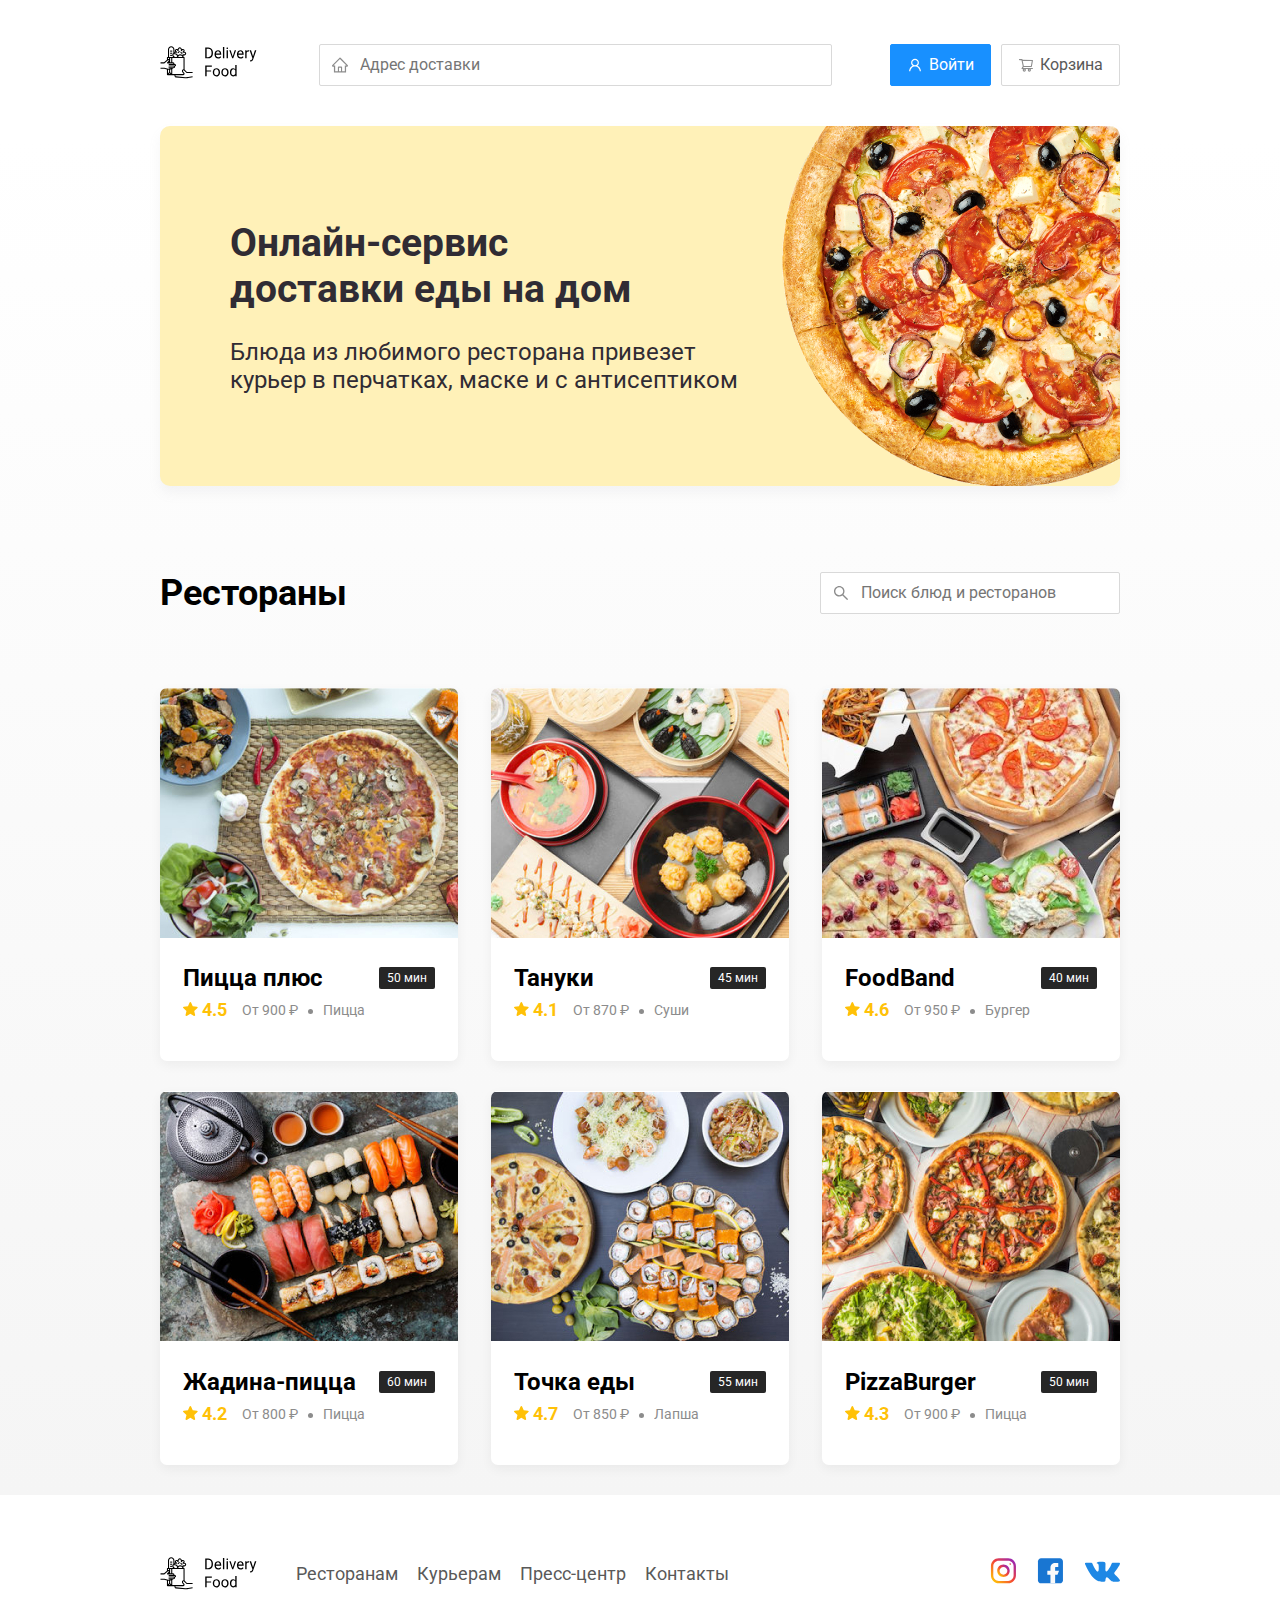
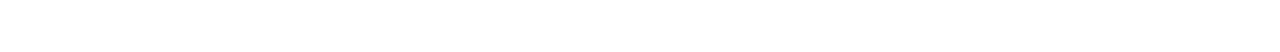
<file: index.html>
<!DOCTYPE html>
<html lang="ru">

<head>
  <meta charset="UTF-8">
  <meta name="viewport" content="width=device-width, initial-scale=1.0">
  <title>Delivery Food — доставка еды ны дом</title>
  <link href="https://fonts.googleapis.com/css2?family=Roboto:wght@400;700&display=swap" rel="stylesheet">
  <link rel="stylesheet" href="css/normalize.css">
  <link rel="stylesheet" href="css/animate.css">
  <link rel="stylesheet" href="css/style.css">
</head>

<body>

  <div class="container">

    <!-- header -->
    <header class="header">
      <a href="index.html" class="logo">
        <img src="img\logo.svg" alt="Logo">
      </a>
      <input type="text" class="input input-address" placeholder="Адрес доставки">
      <div class="buttons">
        <button class="button button-primary">
          <img src="img/user.svg" alt="user" class="button-icon">
          <span class="button-text">Войти</span>
        </button>
        <button class="button" id="cart-button">
          <img src="img/shopping-cart.svg" alt="shopping-cart" class="button-icon">
          <span class="button-text">Корзина</span>
        </button>
      </div>
    </header>
    <!-- end header -->

  </div>

  <!-- main -->
  <main class="main">
    <div class="container">

      <!-- promo section -->
      <section class="promo">
        <h1 class="promo-title">Онлайн-сервис<br>доставки еды на дом</h1>
        <p class="promo-text">Блюда из любимого ресторана привезет курьер в перчатках, маске и с антисептиком</p>
      </section>
      <!-- end promo section -->

      <!-- restaurants section -->
      <section class="restaurants">

        <div class="section-heading">
          <h2 class="section-title">Рестораны</h2>
          <input type="text" class="input input-search" placeholder="Поиск блюд и ресторанов">
        </div>

        <div class="cards">

          <a href="restaurant.html" class="card">
            <img src="img/image.jpg" alt="image" class="card-image">
            <div class="card-text">
              <div class="card-heading">
                <h3 class="card-title">Пицца плюс</h3>
                <span class="tag card-tag">50 мин</span>
              </div>
              <div class="card-info">
                <div class="rating"><img src="img/rating.svg" alt="rating"> 4.5</div>
                <div class="price">От 900 ₽</div>
                <div class="category">Пицца</div>
              </div>
            </div>
          </a>

          <a href="restaurant.html" class="card">
            <img src="img/image1.jpg" alt="image" class="card-image">
            <div class="card-text">
              <div class="card-heading">
                <h3 class="card-title">Тануки</h3>
                <span class="tag card-tag">45 мин</span>
              </div>
              <div class="card-info">
                <div class="rating"><img src="img/rating.svg" alt="rating"> 4.1</div>
                <div class="price">От 870 ₽</div>
                <div class="category">Суши</div>
              </div>
            </div>
          </a>

          <a href="restaurant.html" class="card">
            <img src="img/image2.jpg" alt="image" class="card-image">
            <div class="card-text">
              <div class="card-heading">
                <h3 class="card-title">FoodBand</h3>
                <span class="tag card-tag">40 мин</span>
              </div>
              <div class="card-info">
                <div class="rating"><img src="img/rating.svg" alt="rating"> 4.6</div>
                <div class="price">От 950 ₽</div>
                <div class="category">Бургер</div>
              </div>
            </div>
          </a>

          <a href="restaurant.html" class="card">
            <img src="img/image3.jpg" alt="image" class="card-image">
            <div class="card-text">
              <div class="card-heading">
                <h3 class="card-title">Жадина-пицца</h3>
                <span class="tag card-tag">60 мин</span>
              </div>
              <div class="card-info">
                <div class="rating"><img src="img/rating.svg" alt="rating"> 4.2</div>
                <div class="price">От 800 ₽</div>
                <div class="category">Пицца</div>
              </div>
            </div>
          </a>

          <a href="restaurant.html" class="card">
            <img src="img/image4.jpg" alt="image" class="card-image">
            <div class="card-text">
              <div class="card-heading">
                <h3 class="card-title">Точка еды</h3>
                <span class="tag card-tag">55 мин</span>
              </div>
              <div class="card-info">
                <div class="rating"><img src="img/rating.svg" alt="rating"> 4.7</div>
                <div class="price">От 850 ₽</div>
                <div class="category">Лапша</div>
              </div>
            </div>
          </a>

          <a href="restaurant.html" class="card">
            <img src="img/image5.jpg" alt="image" class="card-image">
            <div class="card-text">
              <div class="card-heading">
                <h3 class="card-title">PizzaBurger</h3>
                <span class="tag card-tag">50 мин</span>
              </div>
              <div class="card-info">
                <div class="rating"><img src="img/rating.svg" alt="rating"> 4.3</div>
                <div class="price">От 900 ₽</div>
                <div class="category">Пицца</div>
              </div>
            </div>
          </a>

        </div>

      </section>
      <!-- end restaurants section -->

    </div>
  </main>
  <!-- end main -->

  <!-- footer -->
  <footer class="footer">
    <div class="container">
      <div class="footer-block">
        <img src="img/logo.svg" alt="logo" class="logo footer-logo">
        <nav class="footer-nav">
          <a href="#" class="footer-link">Ресторанам</a>
          <a href="#" class="footer-link">Курьерам</a>
          <a href="#" class="footer-link">Пресс-центр</a>
          <a href="#" class="footer-link">Контакты</a>
        </nav>
        <div class="social-links">
          <a href="#" class="social-link"><img src="img/instagram.svg" alt="instagram"></a>
          <a href="#" class="social-link"><img src="img/fb.svg" alt="facebook"></a>
          <a href="#" class="social-link"><img src="img/vk.svg" alt="vk"></a>
        </div>
      </div>
    </div>
  </footer>
  <!-- end footer -->

  <!-- modal -->
  <div class="modal">
    <div class="modal-dialog">

      <div class="modal-header">
        <h3 class="modal-title">Корзина</h3>
        <button class="close">&times;</button>
      </div>

      <div class="modal-body">
        <div class="food-row">
          <span class="food-name">Ролл угорь стандарт</span>
          <strong class="food-price">250 ₽</strong>
          <div class="food-counter">
            <button class="counter-button">-</button>
            <span class="counter">1</span>
            <button class="counter-button">+</button>
          </div>
        </div>
        <div class="food-row">
          <span class="food-name">Ролл угорь стандарт</span>
          <strong class="food-price">250 ₽</strong>
          <div class="food-counter">
            <button class="counter-button">-</button>
            <span class="counter">1</span>
            <button class="counter-button">+</button>
          </div>
        </div>
        <div class="food-row">
          <span class="food-name">Ролл угорь стандарт</span>
          <strong class="food-price">250 ₽</strong>
          <div class="food-counter">
            <button class="counter-button">-</button>
            <span class="counter">1</span>
            <button class="counter-button">+</button>
          </div>
        </div>
        <div class="food-row">
          <span class="food-name">Ролл угорь стандарт</span>
          <strong class="food-price">250 ₽</strong>
          <div class="food-counter">
            <button class="counter-button">-</button>
            <span class="counter">1</span>
            <button class="counter-button">+</button>
          </div>
        </div>
        <div class="food-row">
          <span class="food-name">Ролл угорь стандарт</span>
          <strong class="food-price">250 ₽</strong>
          <div class="food-counter">
            <button class="counter-button">-</button>
            <span class="counter">1</span>
            <button class="counter-button">+</button>
          </div>
        </div>
      </div>

      <div class="modal-footer">
        <span class="modal-price-tag">1250 ₽</span>
        <div class="footer-buttons">
          <button class="button button-primary">Оформить заказ</button>
          <button class="button">Отмена</button>
        </div>
      </div>

    </div>
  </div>
  <!-- end modal -->

  <script src="js/main.js"></script>

</body>

</html>
</file>
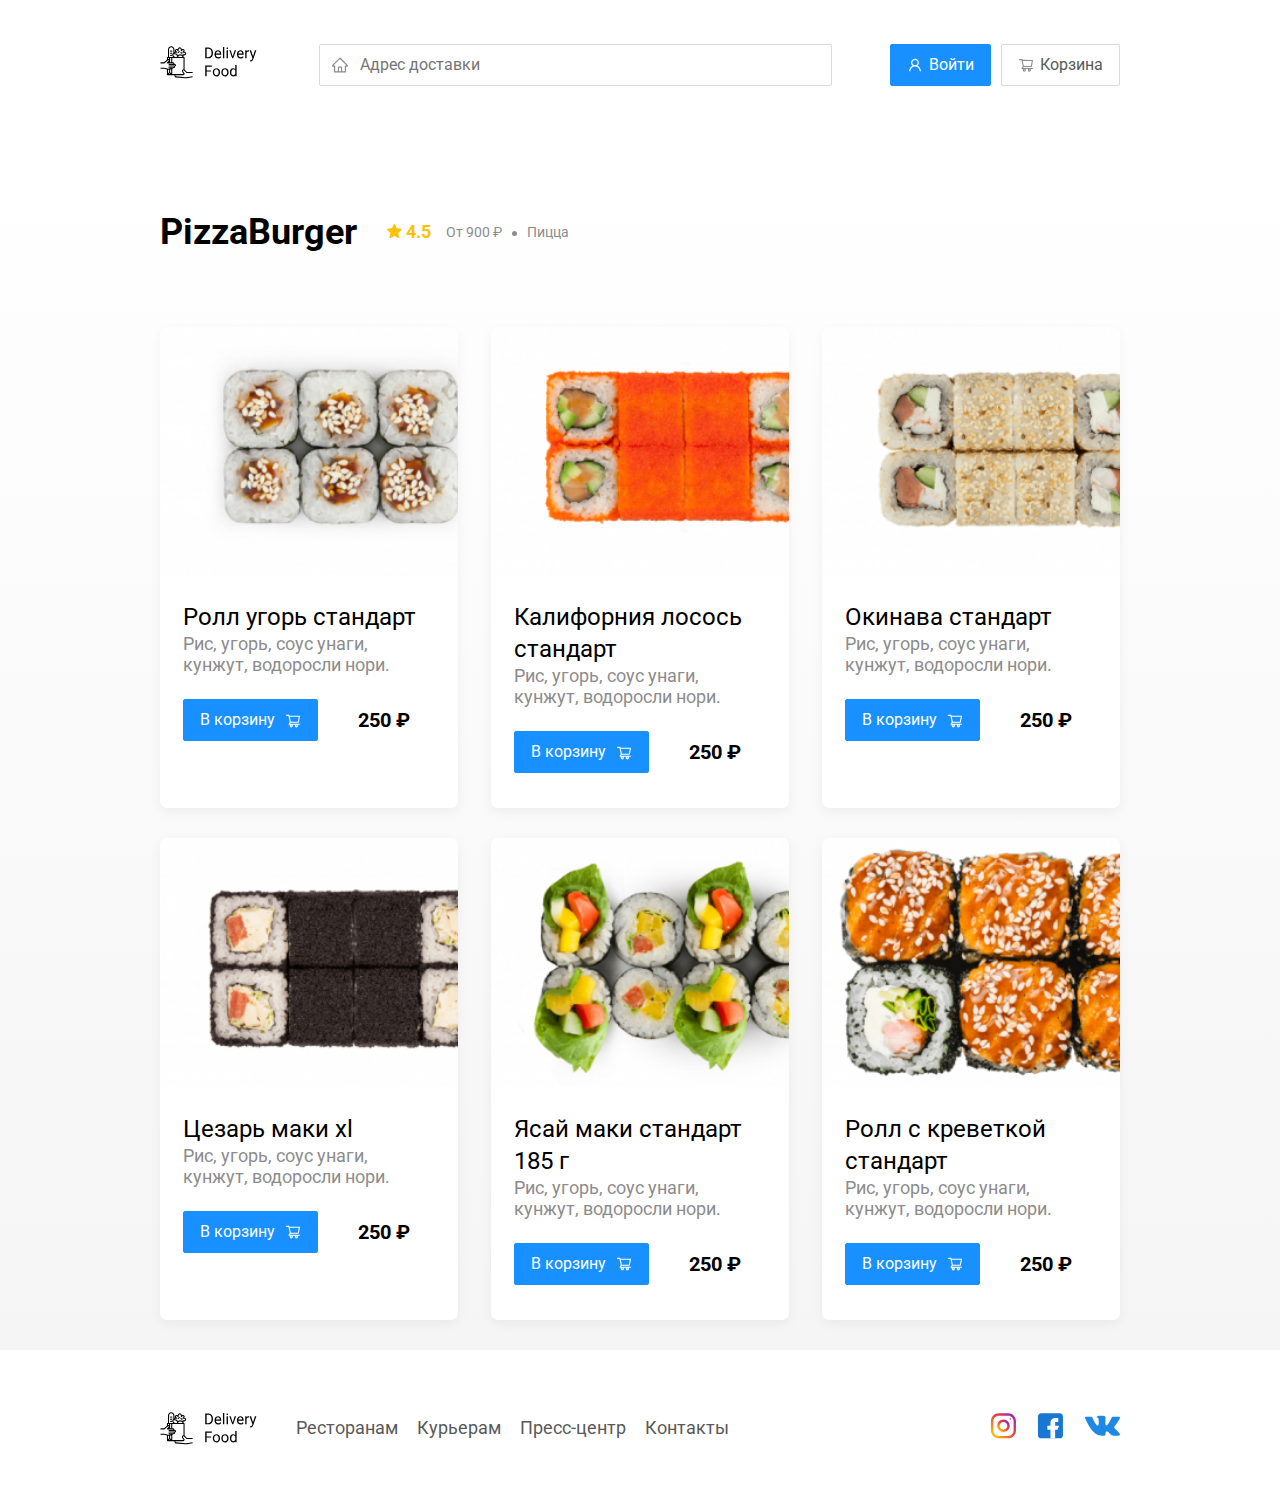
<file: restaurant.html>
<!DOCTYPE html>
<html lang="ru">

<head>
  <meta charset="UTF-8">
  <meta name="viewport" content="width=device-width, initial-scale=1.0">
  <title>PizzaBurger — доставка еды ны дом</title>
  <link href="https://fonts.googleapis.com/css2?family=Roboto:wght@400;700&display=swap" rel="stylesheet">
  <link rel="stylesheet" href="css/normalize.css">
  <link rel="stylesheet" href="css/animate.css">
  <link rel="stylesheet" href="css/style.css">
</head>

<body>

  <div class="container">

    <!-- header -->
    <header class="header">
      <a href="index.html" class="logo animated bounce">
        <img src="img\logo.svg" alt="Logo">
      </a>
      <input type="text" class="input input-address" placeholder="Адрес доставки">
      <div class="buttons">
        <button class="button button-primary">
          <img src="img/user.svg" alt="user" class="button-icon">
          <span class="button-text">Войти</span>
        </button>
        <button class="button" id="cart-button">
          <img src="img/shopping-cart.svg" alt="shopping-cart" class="button-icon">
          <span class="button-text">Корзина</span>
        </button>
      </div>
    </header>
    <!-- end header -->

  </div>

  <!-- main -->
  <main class="main">
    <div class="container">

      <!-- restaurants section -->
      <section class="restaurants">

        <div class="card-text"></div>

        <div class="section-heading">
          <h2 class="section-title">PizzaBurger</h2>
          <div class="card-info">
            <div class="rating"><img src="img/rating.svg" alt="rating"> 4.5</div>
            <div class="price">От 900 ₽</div>
            <div class="category">Пицца</div>
          </div>
        </div>

        <div class="cards">

          <div class="card wow fadeInUp" data-wow-delay="0.2s">
            <img src="img/image6.jpg" alt="image" class="card-image">
            <div class="card-text">
              <div class="card-heading">
                <h3 class="card-title card-title-reg">Ролл угорь стандарт</h3>
              </div>
              <div class="card-info">
                <div class="ingredients">Рис, угорь, соус унаги, кунжут, водоросли нори.</div>
              </div>
              <div class="card-buttons">
                <button class="button button-primary">
                  <span class="button-card-text">В корзину</span>
                  <img src="img/shopping-cart-white.svg" alt="shopping-cart" class="button-cart-image">
                </button>
                <strong class="card-price-bold">250 ₽</strong>
              </div>
            </div>
          </div>

          <div class="card wow fadeInUp"  data-wow-delay="0.4s">
            <img src="img/image7.jpg" alt="image" class="card-image">
            <div class="card-text">
              <div class="card-heading">
                <h3 class="card-title card-title-reg">Калифорния лосось стандарт</h3>
              </div>
              <div class="card-info">
                <div class="ingredients">Рис, угорь, соус унаги, кунжут, водоросли нори.</div>
              </div>
              <div class="card-buttons">
                <button class="button button-primary">
                  <span class="button-card-text">В корзину</span>
                  <img src="img/shopping-cart-white.svg" alt="shopping-cart" class="button-cart-image">
                </button>
                <strong class="card-price-bold">250 ₽</strong>
              </div>
            </div>
          </div>

          <div class="card wow fadeInUp"  data-wow-delay="0.6s">
            <img src="img/image8.jpg" alt="image" class="card-image">
            <div class="card-text">
              <div class="card-heading">
                <h3 class="card-title card-title-reg">Окинава стандарт</h3>
              </div>
              <div class="card-info">
                <div class="ingredients">Рис, угорь, соус унаги, кунжут, водоросли нори.</div>
              </div>
              <div class="card-buttons">
                <button class="button button-primary">
                  <span class="button-card-text">В корзину</span>
                  <img src="img/shopping-cart-white.svg" alt="shopping-cart" class="button-cart-image">
                </button>
                <strong class="card-price-bold">250 ₽</strong>
              </div>
            </div>
          </div>

          <div class="card wow fadeInUp" data-wow-delay="0.2s">
            <img src="img/image9.jpg" alt="image" class="card-image">
            <div class="card-text">
              <div class="card-heading">
                <h3 class="card-title card-title-reg">Цезарь маки хl</h3>
              </div>
              <div class="card-info">
                <div class="ingredients">Рис, угорь, соус унаги, кунжут, водоросли нори.</div>
              </div>
              <div class="card-buttons">
                <button class="button button-primary">
                  <span class="button-card-text">В корзину</span>
                  <img src="img/shopping-cart-white.svg" alt="shopping-cart" class="button-cart-image">
                </button>
                <strong class="card-price-bold">250 ₽</strong>
              </div>
            </div>
          </div>

          <div class="card wow fadeInUp" data-wow-delay="0.4s">
            <img src="img/image10.jpg" alt="image" class="card-image">
            <div class="card-text">
              <div class="card-heading">
                <h3 class="card-title card-title-reg">Ясай маки стандарт 185 г</h3>
              </div>
              <div class="card-info">
                <div class="ingredients">Рис, угорь, соус унаги, кунжут, водоросли нори.</div>
              </div>
              <div class="card-buttons">
                <button class="button button-primary">
                  <span class="button-card-text">В корзину</span>
                  <img src="img/shopping-cart-white.svg" alt="shopping-cart" class="button-cart-image">
                </button>
                <strong class="card-price-bold">250 ₽</strong>
              </div>
            </div>
          </div>

          <div class="card wow fadeInUp" data-wow-delay="0.6s">
            <img src="img/image11.jpg" alt="image" class="card-image">
            <div class="card-text">
              <div class="card-heading">
                <h3 class="card-title card-title-reg">Ролл с креветкой стандарт</h3>
              </div>
              <div class="card-info">
                <div class="ingredients">Рис, угорь, соус унаги, кунжут, водоросли нори.</div>
              </div>
              <div class="card-buttons">
                <button class="button button-primary">
                  <span class="button-card-text">В корзину</span>
                  <img src="img/shopping-cart-white.svg" alt="shopping-cart" class="button-cart-image">
                </button>
                <strong class="card-price-bold">250 ₽</strong>
              </div>
            </div>
          </div>

        </div>

      </section>
      <!-- end restaurants section -->

    </div>
  </main>
  <!-- end main -->

  <!-- footer -->
  <footer class="footer">
    <div class="container">
      <div class="footer-block">
        <img src="img/logo.svg" alt="logo" class="logo footer-logo">
        <nav class="footer-nav">
          <a href="#" class="footer-link">Ресторанам</a>
          <a href="#" class="footer-link">Курьерам</a>
          <a href="#" class="footer-link">Пресс-центр</a>
          <a href="#" class="footer-link">Контакты</a>
        </nav>
        <div class="social-links">
          <a href="#" class="social-link"><img src="img/instagram.svg" alt="instagram"></a>
          <a href="#" class="social-link"><img src="img/fb.svg" alt="facebook"></a>
          <a href="#" class="social-link"><img src="img/vk.svg" alt="vk"></a>
        </div>
      </div>
    </div>
  </footer>
  <!-- end footer -->

  <!-- modal -->
  <div class="modal">
    <div class="modal-dialog">

      <div class="modal-header">
        <h3 class="modal-title">Корзина</h3>
        <button class="close">&times;</button>
      </div>

      <div class="modal-body">
        <div class="food-row">
          <span class="food-name">Ролл угорь стандарт</span>
          <strong class="food-price">250 ₽</strong>
          <div class="food-counter">
            <button class="counter-button">-</button>
            <span class="counter">1</span>
            <button class="counter-button">+</button>
          </div>
        </div>
        <div class="food-row">
          <span class="food-name">Ролл угорь стандарт</span>
          <strong class="food-price">250 ₽</strong>
          <div class="food-counter">
            <button class="counter-button">-</button>
            <span class="counter">1</span>
            <button class="counter-button">+</button>
          </div>
        </div>
        <div class="food-row">
          <span class="food-name">Ролл угорь стандарт</span>
          <strong class="food-price">250 ₽</strong>
          <div class="food-counter">
            <button class="counter-button">-</button>
            <span class="counter">1</span>
            <button class="counter-button">+</button>
          </div>
        </div>
        <div class="food-row">
          <span class="food-name">Ролл угорь стандарт</span>
          <strong class="food-price">250 ₽</strong>
          <div class="food-counter">
            <button class="counter-button">-</button>
            <span class="counter">1</span>
            <button class="counter-button">+</button>
          </div>
        </div>
        <div class="food-row">
          <span class="food-name">Ролл угорь стандарт</span>
          <strong class="food-price">250 ₽</strong>
          <div class="food-counter">
            <button class="counter-button">-</button>
            <span class="counter">1</span>
            <button class="counter-button">+</button>
          </div>
        </div>
      </div>

      <div class="modal-footer">
        <span class="modal-price-tag">1250 ₽</span>
        <div class="footer-buttons">
          <button class="button button-primary">Оформить заказ</button>
          <button class="button">Отмена</button>
        </div>
      </div>

    </div>
  </div>
  <!-- end modal -->

  <script src="js/wow.min.js"></script>
  <script src="js/main.js"></script>

</body>

</html>
</file>
<file: css/style.css>
* {
  box-sizing: border-box;
}

body {
  font-family: "Roboto", sans-serif;
  padding-top: 44px;
}

.container {
  max-width: 1200px;
  margin: auto;
}

.header {
  display: -webkit-box;
  display: flex;
  -webkit-box-align: center;
  align-items: center;
  -webkit-box-pack: justify;
  justify-content: space-between;
  margin-bottom: 40px;
}

.input {
  background: #ffffff;
  border: 1px solid #d9d9d9;
  border-radius: 2px;
  font-size: 16px;
  line-height: 24px;
  padding: 8px;
  background-repeat: no-repeat;
  background-position: left 11px center;
  padding-left: 40px;
}

.input-address {
  flex: 0.8;
  background-image: url(../img/home.svg);
}

.input-search {
  margin-left: auto;
  width: 300px;
  background-image: url(../img/search.svg);
}

.buttons {
  display: -webkit-box;
  display: flex;
  -webkit-box-align: center;
  align-items: center;
}

.button {
  display: -webkit-box;
  display: flex;
  -webkit-box-align: center;
  align-items: center;
  padding: 8px 16px;
  background: #ffffff;
  border: 1px solid #d9d9d9;
  box-sizing: border-box;
  box-shadow: 0px 0px 2px rgba(0, 0, 0, 0.0015);
  border-radius: 2px;
  color: #595959;
  font-size: 16px;
  line-height: 24px;
}

.button-primary {
  background: #1890ff;
  border: 1px solid #1890ff;
  color: #fff;
  margin-right: 10px;
}

.button-icon {
  margin-right: 6px;
}

.button-card-text {
  margin-right: 10px;
}

.main {
  background: linear-gradient(
    180deg,
    rgba(245, 245, 245, 0) 1.04%,
    #f5f5f5 100%
  );
}

.promo {
  box-shadow: 0px 7px 12px rgba(158, 158, 163, 0.1);
  background: #fff1b8 url(../img/promo-image.png) no-repeat top -100px right -240px /
    900px;
  border-radius: 10px;
  padding: 68px 70px;
  margin-bottom: 56px;
}

.promo-title {
  font-weight: bold;
  font-size: 39px;
  line-height: 46px;
  color: #302c34;
}

.promo-text {
  max-width: 538px;
  font-weight: normal;
  font-size: 24px;
  line-height: 28px;
  color: #302c34;
}

.section-heading {
  display: flex;
  align-items: center;
  margin-bottom: 44px;
}

.section-title {
  font-weight: bold;
  font-size: 36px;
  line-height: 42px;
  color: #000000;
  margin-right: 30px;
}

.cards {
  display: flex;
  flex-wrap: wrap;
  justify-content: space-between;
}

.card {
  background: #ffffff;
  box-shadow: 0px 4px 12px rgba(0, 0, 0, 0.05);
  border-radius: 7px;
  overflow: hidden;
  margin-bottom: 30px;
  flex-basis: 31%;
  text-decoration: none;
}

.card-image {
  width: 384px;
  height: 250px;
  object-fit: cover;
}

.card-text {
  padding: 20px 23px 35px 23px;
}

.card-heading {
  display: flex;
  align-items: center;
  justify-content: space-between;
}

.card-title {
  font-weight: bold;
  font-size: 24px;
  line-height: 32px;
  margin: 0;
  color: #000000;
}

.card-title-reg {
  font-weight: 400;
}

.card-tag {
  font-size: 12px;
  line-height: 20px;
  color: #fff;
  background: #262626;
  border-radius: 2px;
  padding: 1px 8px;
}

.card-info {
  display: flex;
  align-items: center;
  flex-wrap: wrap;
}

.card-buttons {
  display: flex;
  align-items: center;
  margin-top: 24px;
}

.card-price-bold {
  font-weight: bold;
  font-size: 20px;
  line-height: 32px;
  margin-left: 30px;
}

.rating {
  margin-right: 26px;
  color: #ffc107;
  font-weight: bold;
  font-size: 18px;
  line-height: 32px;
}

.price,
.category {
  font-size: 18px;
  line-height: 32px;
  color: #8c8c8c;
}

.price {
  margin-right: 10px;
}

.price::after {
  content: "";
  width: 5px;
  height: 5px;
  background: #8c8c8c;
  display: inline-block;
  vertical-align: middle;
  border-radius: 50%;
  margin-left: 10px;
}

.category {
  text-overflow: ellipsis;
  overflow: hidden;
  white-space: nowrap;
}

.ingredients {
  font-size: 18px;
  line-height: 21px;
  color: #8c8c8c;
}

.footer {
  padding: 60px 0;
}

.footer-nav {
  margin-right: auto;
  margin-left: 35px;
}

.footer-link {
  display: inline-block;
  color: #595959;
  text-decoration: none;
  font-size: 18px;
  line-height: 21px;
}

.footer-link:not(:last-child) {
  margin-right: 15px;
}

.footer-block {
  display: flex;
  align-items: center;
  justify-content: space-between;
}

.social-links {
  display: flex;
  align-items: center;
}

.social-link:not(:last-child) {
  margin-right: 21px;
}

.modal {
  position: fixed;
  top: 0;
  left: 0;
  width: 100%;
  height: 100%;
  background: rgba(0, 0, 0, 0.4);
  display: none;
}

.is-open {
  display: flex;
}

.modal-dialog {
  max-width: 780px;
  width: 95%;
  background: #ffffff;
  border-radius: 5px;
  margin: auto;
  padding: 40px 45px;
}

.modal-header {
  display: flex;
  align-items: center;
  justify-content: space-between;
  margin-bottom: 45px;
}

.modal-title {
  margin: 0;
  font-weight: bold;
  font-size: 36px;
  line-height: 42px;
}

.close {
  font-size: 36px;
  border: none;
  background-color: transparent;
}

.modal-body {
  margin-bottom: 52px;
}

.food-row {
  display: flex;
  align-items: flex-start;
  justify-content: space-between;
  padding-bottom: 8px;
  margin-bottom: 15px;
  border-bottom: 1px solid #d9d9d9;
}

.food-name {
  font-size: 18px;
  line-height: 32px;
}

.food-price {
  margin-left: auto;
  margin-right: 47px;
  font-weight: bold;
  font-size: 20px;
  line-height: 32px;
}

.food-counter {
  display: flex;
  align-items: center;
}

.counter-button {
  display: flex;
  align-items: center;
  justify-content: center;
  width: 39px;
  height: 32px;
  background: #ffffff;
  border: 1px solid #40a9ff;
  box-sizing: border-box;
  border-radius: 2px;
  font-size: 14px;
  line-height: 22px;
  color: #40a9ff;
}

.counter {
  font-size: 16px;
  line-height: 24px;
  margin: 0 10px;
}

.modal-footer {
  display: flex;
  align-items: center;
  justify-content: space-between;
}

.modal-price-tag {
  background: #262626;
  border-radius: 5px;
  color: #fff;
  padding: 15px 20px;
}

.footer-buttons {
  display: flex;
  align-items: center;
}

@media (max-width: 1366px) {
  .container {
    max-width: 960px;
  }

  .promo {
    background-size: 700px;
  }

  .rating {
    margin-right: 15px;
  }

  .category,
  .price {
    font-size: 14px;
  }
}

@media (max-width: 992px) {
  .container {
    max-width: 750px;
  }

  .promo {
    padding: 50px;
    background-size: 500px;
    background-position: center right -200px;
  }

  .promo-text {
    font-size: 18px;
    max-width: 400px;
  }

  .card {
    flex-basis: 49%;
  }

  .footer-link {
    font-size: 16px;
  }
}

@media (max-width: 768px) {
  .container {
    max-width: 560px;
  }

  .promo {
    background-size: 400px;
    background-position: bottom 50px right -200px;
  }

  .promo-title {
    font-size: 24px;
    line-height: 1.4;
  }

  .promo-text {
    margin-top: 0;
  }

  .card-title {
    font-size: 18px;
  }

  .card-info {
    flex-wrap: wrap;
  }

  .card .rating {
    flex-basis: 100%;
  }
}

@media (max-width: 578px) {
  .container {
    width: 90%;
  }

  .header {
    flex-wrap: wrap;
  }

  .input-address {
    order: 5;
    margin-top: 15px;
    flex: 1;
  }

  .promo {
    background-image: none;
  }

  .promo-title {
    margin-bottom: 10px;
  }

  .section-title {
    font-size: 20px;
  }

  .card {
    flex-basis: 100%;
  }

  .card-image {
    width: 100%;
  }

  .footer {
    padding: 30px 0;
  }

  .footer-block {
    display: flex;
    justify-content: space-between;
  }

  .social-link {
    margin: 0 15px;
  }

  .footer-nav {
    order: 5;
    margin: 0;
  }
}

@media (max-width: 480px) {
  .button-text {
    display: none;
  }

  .button-icon {
    margin-right: 0;
  }

  .promo {
    padding: 20px;
  }

  .section-heading {
    flex-wrap: wrap;
  }

  .footer-block {
    flex-wrap: wrap;
    flex-direction: column;
    align-items: center;
  }

  .footer-logo {
    order: 0;
    margin-bottom: 20px;
  }

  .footer-nav {
    order: 0;
    margin: 0 0 20px 0;
    display: flex;
    flex-direction: column;
    text-align: center;
  }

  .footer-link:not(:last-child) {
    margin-right: 0;
  }

  .social-link {
    margin: 0;
  }
}
</file>
